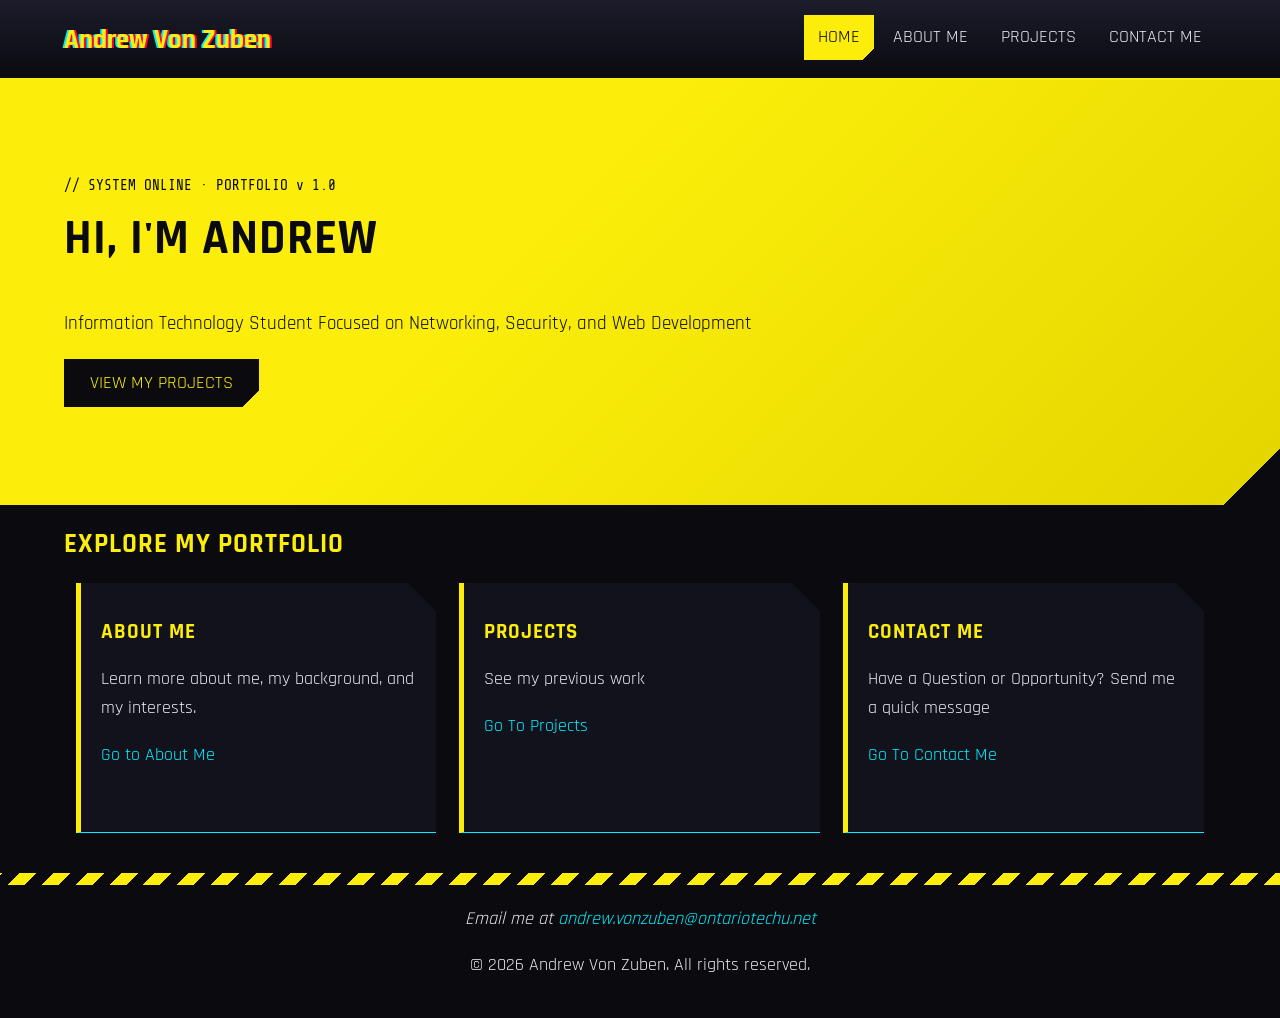
<file: index.html>
<!DOCTYPE html>
<html lang="en">
<head>
    <!-- Settings the browser needs: text characters, phone screen size, page summary and tab title -->
    <meta charset="UTF-8">
    <meta name="viewport" content="width=device-width, initial-scale=1.0">
    <meta name="description" content="Home page of the personal portfolio of Andrew Von Zuben"> <!-- EXTRA -->
    <title>Home | Andrew Von Zuben Portfolio</title>
    <!-- Load the two Google Fonts used on the site -->
    <link rel="preconnect" href="https://fonts.googleapis.com">
    <link rel="preconnect" href="https://fonts.gstatic.com" crossorigin>
    <link href="https://fonts.googleapis.com/css2?family=Rajdhani:wght@500;700&amp;family=Share+Tech+Mono&amp;display=swap" rel="stylesheet">

    <!-- Main stylesheet: colours, fonts and gradients for every screen size -->
    <link href="cssfiles/base.css" rel="stylesheet" type="text/css">

    <!-- Layout stylesheets: the browser uses only one, depending on screen width -->
    <link href="cssfiles/mobile.css" rel="stylesheet" type="text/css" media="only screen and (max-width: 600px)">
    <link href="cssfiles/tablet.css" rel="stylesheet" type="text/css" media="only screen and (min-width: 601px) and (max-width: 1024px)">
    <link href="cssfiles/laptop.css" rel="stylesheet" type="text/css" media="only screen and (min-width: 1025px)">
</head>
<body>

    <!-- HEADER: my name, and the menu -->
    <header class="site-header">  

        <div class="wrapper">

            <div class="site-name">Andrew Von Zuben</div>
            <!-- Menu links. class="active" highlights the page you are on -->
            <nav class="main-nav">

                <a class="active" href="index.html">Home</a>
                <a href="about-me.html">About Me</a>
                <a href="projects.html">Projects</a>
                <a href="contact.html">Contact Me</a>

            </nav>
            <!-- Empty div that stops the floated name and menu from collapsing the header -->
            <div class="clear"></div>
        </div>        
    </header>
    <main>

        <!-- Hero banner: big yellow welcome section with a button to my projects -->
        <section class="hero">

            <div class="wrapper">

                <!-- Small terminal-style label above my name -->
                <p class="eyebrow">// SYSTEM ONLINE · PORTFOLIO v 1.0</p> 
                <h1>Hi, I'm Andrew</h1>
                <p class="hero-tagline"> Information Technology Student Focused on Networking, Security, and Web Development</p>
                <p> <a class="button" href="projects.html">View My Projects</a> </p>

            </div>
        </section>        
        <div class="wrapper">
            <!-- Three cards that link to the other pages -->
            <section class="intro">

                <h2>Explore My Portfolio</h2>
                <article class="card">

                    <h3>About Me</h3>
                    <p>Learn more about me, my background, and my interests.</p>
                    <p><a href="about-me.html">Go to About Me</a></p>

                </article>
                <article class="card">

                    <h3>Projects</h3>
                    <p>See my previous work</p>
                    <p><a href="projects.html">Go To Projects</a></p>

                </article>
                <article class="card">

                    <h3>Contact Me</h3>
                    <p>Have a Question or Opportunity? Send me a quick message</p>
                    <p><a href="contact.html">Go To Contact Me</a></p>
                    
                </article>
                <div class="clear"></div>
            </section>
        </div>
    </main>
    <!-- FOOTER: contact email and copyright, the same on every page -->
    <footer class="site-footer">
        <!-- Empty div that CSS turns into the yellow and black stripe bar -->
        <div class="footer-bar"></div>
        <div class="wrapper">
            
            <address>Email me at
                <a href="mailto:andrew.vonzuben@ontariotechu.net">andrew.vonzuben@ontariotechu.net</a>
            </address>
            <p>&copy; 2026 Andrew Von Zuben. All rights reserved.</p>
        </div>
    </footer>
</body>
</html>
</file>
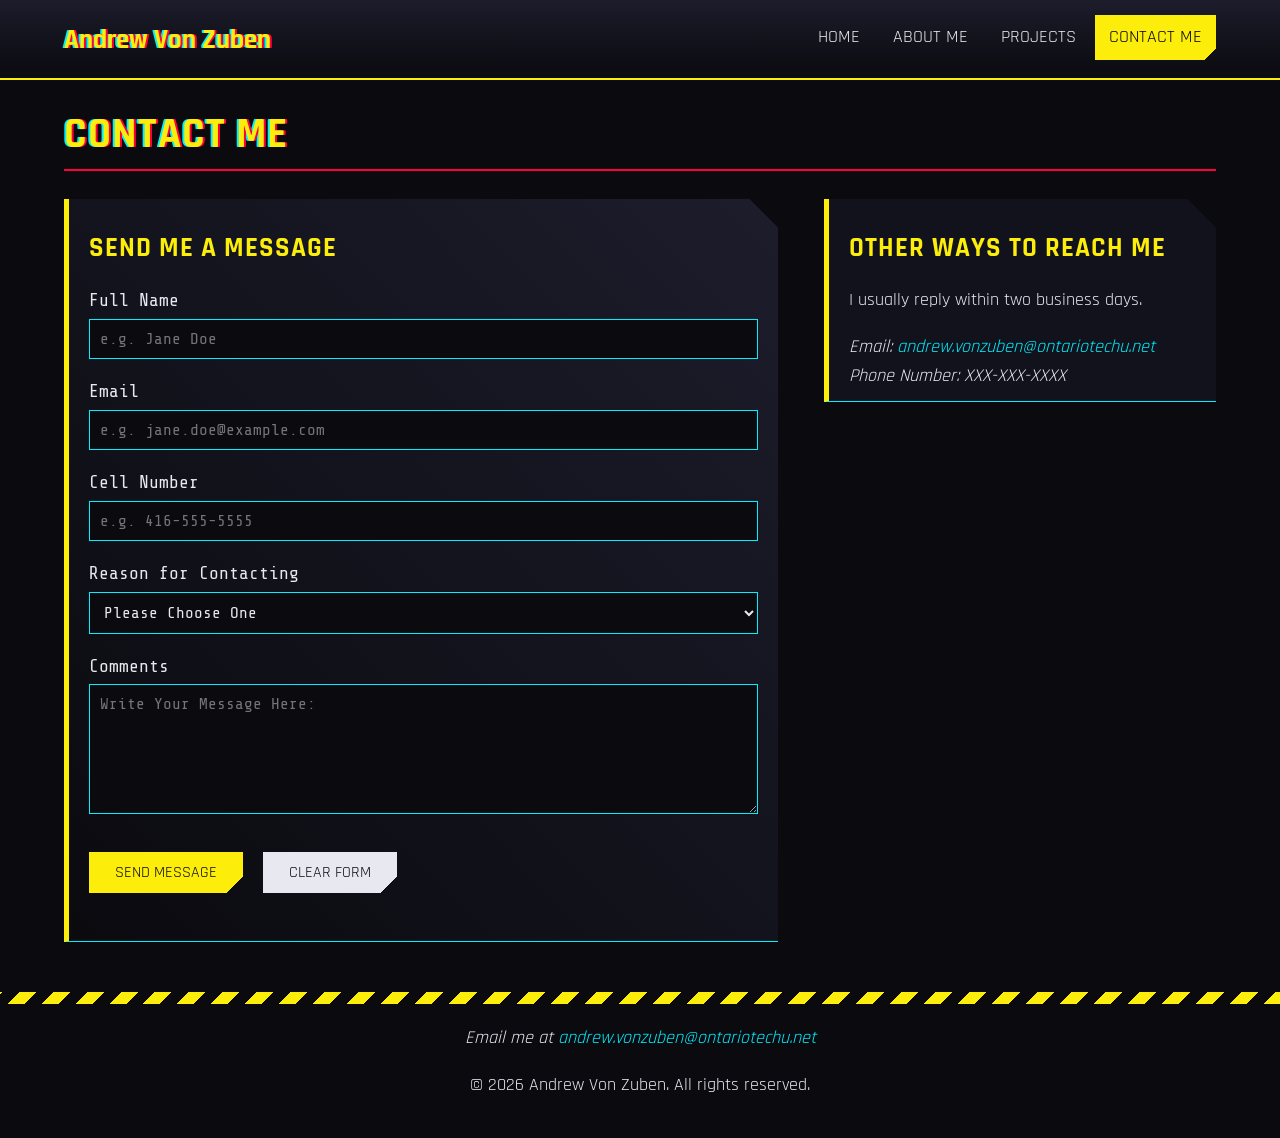
<file: contact.html>
<!DOCTYPE html>
<html lang="en">
<head>
    <!-- Settings the browser needs: text characters, phone screen size, page summary and tab title -->
    <meta charset="UTF-8">
    <meta name="viewport" content="width=device-width, initial-scale=1.0">
    <meta name="description" content="Contact page of the personal portfolio of Andrew Von Zuben"> <!-- EXTRA -->
    <!-- Load the two Google Fonts used on the site -->
    <link rel="preconnect" href="https://fonts.googleapis.com">
    <link rel="preconnect" href="https://fonts.gstatic.com" crossorigin>
    <link href="https://fonts.googleapis.com/css2?family=Rajdhani:wght@500;700&amp;family=Share+Tech+Mono&amp;display=swap" rel="stylesheet">

    <!-- Main stylesheet: colours, fonts and gradients for every screen size -->
    <link href="cssfiles/base.css" rel="stylesheet" type="text/css">

    <!-- Layout stylesheets: the browser uses only one, depending on screen width -->
    <link href="cssfiles/mobile.css" rel="stylesheet" type="text/css" media="only screen and (max-width: 600px)">
    <link href="cssfiles/tablet.css" rel="stylesheet" type="text/css" media="only screen and (min-width: 601px) and (max-width: 1024px)">
    <link href="cssfiles/laptop.css" rel="stylesheet" type="text/css" media="only screen and (min-width: 1025px)">

</head>
<body>
    <!-- HEADER: my name, and the menu -->
    <header class="site-header">
        <div class="wrapper">
            <div class="site-name">Andrew Von Zuben</div>
            <!-- Menu links. class="active" highlights the page you are on -->
            <nav class="main-nav">
                <a href="index.html">Home</a>
                <a href="about-me.html">About Me</a>
                <a href="projects.html">Projects</a>
                <a class="active" href="contact.html">Contact Me</a>
            </nav>
            <!-- Empty div that stops the floated name and menu from collapsing the header -->
            <div class="clear"></div>
        </div>
        
    </header>
    <main>
        <div class="wrapper">

            <h1 class="page-title">Contact Me</h1>
            <section class="contact-form">

                <h2>Send me a Message</h2>
                <!-- The form opens the visitor's email app with their message (mailto) -->
                <form action="mailto:andrew.vonzuben@ontariotechu.net" method="post" enctype="text/plain" name="contact">
                    <!-- Each label matches its input's id, so clicking the label selects the box -->    
                    <!-- required = the form won't send until this field is filled in -->
                    <p>

                        <label for="name">Full Name</label>
                        <input class="field" type="text" id="name" name="name" placeholder="e.g. Jane Doe" maxlength="50" required>

                    </p>
                    <p>
                        <!-- type="email" makes the browser check the address has an @ -->
                        <label for="email">Email</label>
                        <input class="field" type="email" id="email" name="email" placeholder="e.g. jane.doe@example.com" maxlength="100" required>

                    </p>
                    <p>
                        <!-- type="tel" shows a number keypad on phones -->
                        <label for="phone">Cell Number</label>
                        <input class="field" type="tel" id="phone" name="phone" placeholder="e.g. 416-555-5555">
                        
                    </p>
                    <p>
                        <!-- Drop-down menu; the empty first option forces the visitor to pick one -->
                        <label for="subject">Reason for Contacting</label>
                        <select class="field" id="subject" name="subject" required>

                            <option value="">Please Choose One</option>
                            <option value="job">Job or Internship Opportunity</option>
                            <option value="project">Project Collaboration</option>
                            <option value="Question">General Question</option>
                            <option value="Other">Other</option>
                        
                        </select>                        
                    </p>
                    <p>
                        <!-- maxlength stops the message going over 500 characters -->
                        <label for="comments">Comments</label>
                        <textarea class="field" id="comments" name="comments" cols="40" rows="6" placeholder="Write Your Message Here:" maxlength="500" required></textarea>

                    </p>
                    <p class="form-buttons">
                        <!-- Submit sends the form; Reset clears every field -->
                        <input class="button" type="submit" value="Send message">
                        <input class="button button-secondary" type="reset" value="Clear form">                        

                    </p>
                </form>
            </section>
            <!-- Side box with other ways to reach me -->
            <aside class="contact-info">

                <h2>Other Ways to Reach Me</h2>
                <p>I usually reply within two business days.</p>
                <address>

                    Email: <a href="mailto:andrew.vonzuben@ontariotechu.net">andrew.vonzuben@ontariotechu.net</a>
                    <br>
                    Phone Number: XXX-XXX-XXXX

                </address>
            </aside>
            <div class="clear"></div>
        </div>
    </main>
    <!-- FOOTER: contact email and copyright, the same on every page -->
    <footer class="site-footer">
        <!-- Empty div that CSS turns into the yellow and black stripe bar -->
        <div class="footer-bar"></div>
        <div class="wrapper">

            <address>Email me at
                <a href="mailto:andrew.vonzuben@ontariotechu.net">andrew.vonzuben@ontariotechu.net</a>
            </address>
            <p>&copy; 2026 Andrew Von Zuben. All rights reserved.</p>
        </div>
    </footer>
</body>
</html>
</file>
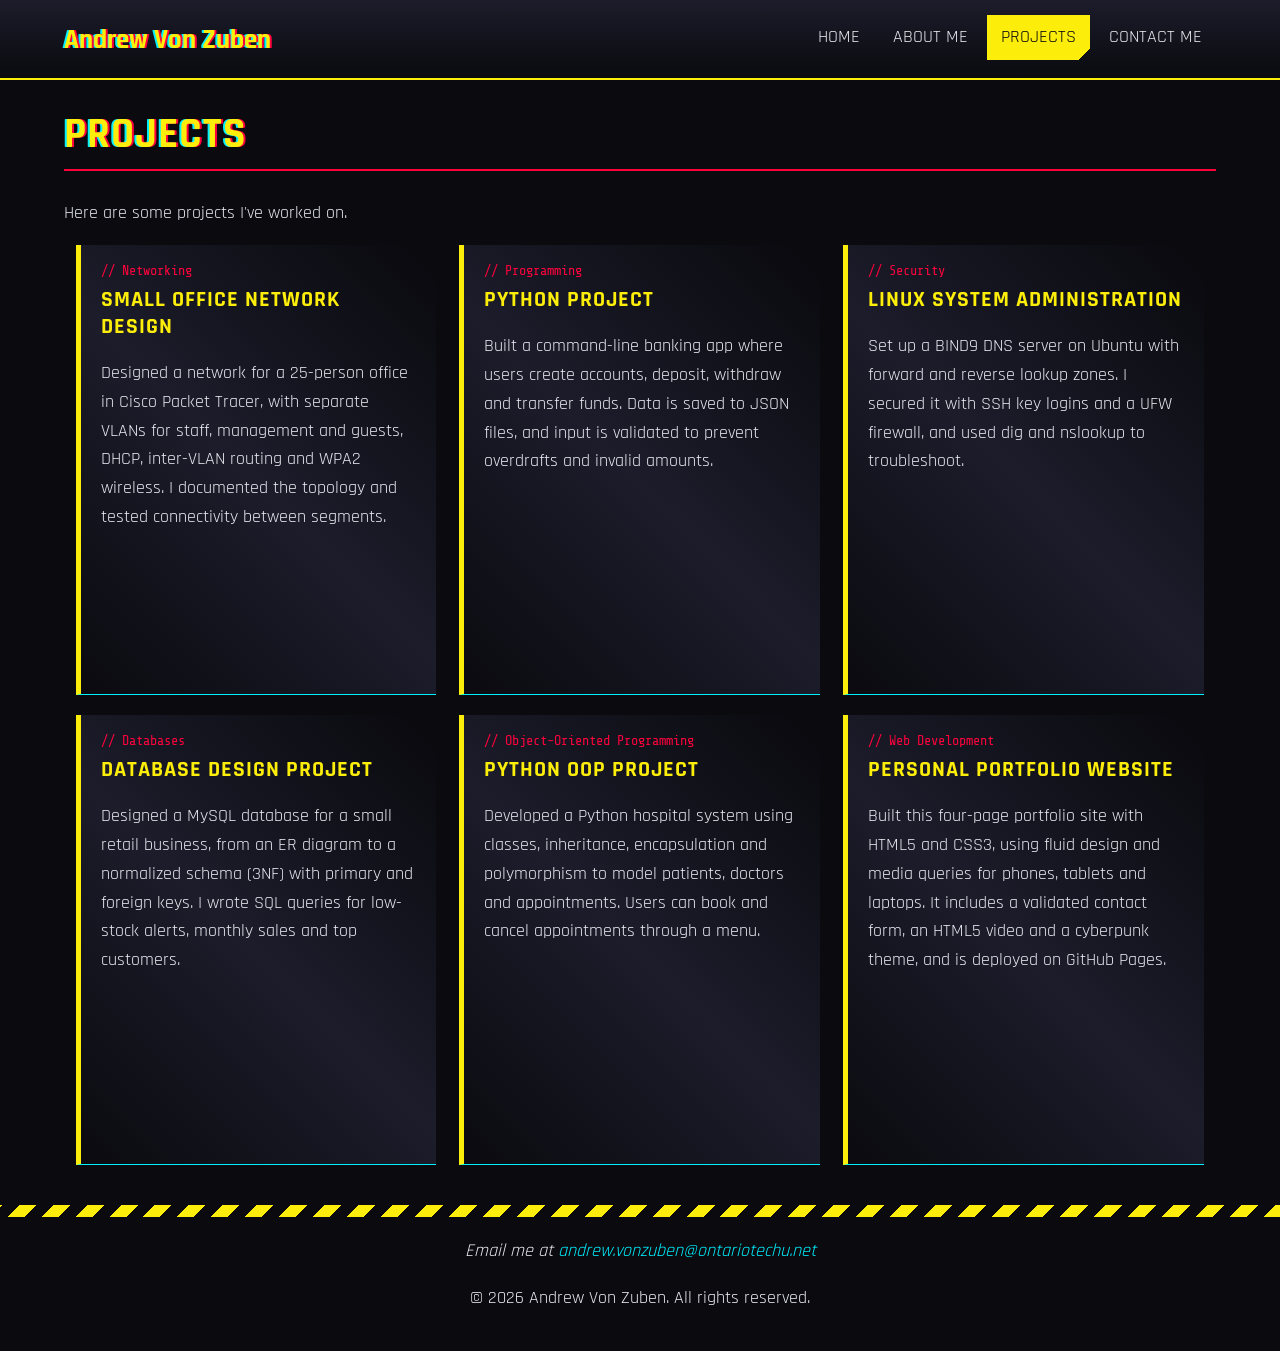
<file: projects.html>
<!DOCTYPE html>
<html lang="en">
<head>
    <!-- Settings the browser needs: text characters, phone screen size, page summary and tab title -->
    <meta charset="UTF-8">
    <meta name="viewport" content="width=device-width, initial-scale=1.0">
    <meta name="description" content="Projects page of the personal portfolio of Andrew Von Zuben"> <!-- EXTRA -->
    <title>Projects | Andrew Von Zuben Portfolio</title>
    <!-- Load the two Google Fonts used on the site -->
    <link rel="preconnect" href="https://fonts.googleapis.com">
    <link rel="preconnect" href="https://fonts.gstatic.com" crossorigin>
    <link href="https://fonts.googleapis.com/css2?family=Rajdhani:wght@500;700&amp;family=Share+Tech+Mono&amp;display=swap" rel="stylesheet">

    <!-- Main stylesheet: colours, fonts and gradients for every screen size -->
    <link href="cssfiles/base.css" rel="stylesheet" type="text/css">

    <!-- Layout stylesheets: the browser uses only one, depending on screen width -->
    <link href="cssfiles/mobile.css" rel="stylesheet" type="text/css" media="only screen and (max-width: 600px)">
    <link href="cssfiles/tablet.css" rel="stylesheet" type="text/css" media="only screen and (min-width: 601px) and (max-width: 1024px)">
    <link href="cssfiles/laptop.css" rel="stylesheet" type="text/css" media="only screen and (min-width: 1025px)">
</head>
<body>
    <!-- HEADER: my name, and the menu -->
    <header class="site-header">
        <div class="wrapper">
            <div class="site-name">Andrew Von Zuben</div>
            <!-- Menu links. class="active" highlights the page you are on -->
            <nav class="main-nav">
                <a href="index.html">Home</a>
                <a href="about-me.html">About Me</a>
                <a class="active" href="projects.html">Projects</a>
                <a href="contact.html">Contact Me</a>
            </nav>
            <!-- Empty div that stops the floated name and menu from collapsing the header -->
            <div class="clear"></div>
        </div>
        
    </header>
    <main>
        <div class="wrapper">

            <h1 class="page-title">Projects</h1>
            <!-- Each project is an article: a category label, a title and a short description -->
            <p class="lead">Here are some projects I've worked on.</p>
            <div class="project-list">

                <article class="project">

                    <p class="project-tag">// Networking</p>
                    <h2>Small Office Network Design</h2>
                    <p>Designed a network for a 25-person office in Cisco Packet Tracer, with separate VLANs for staff, 
                        management and guests, DHCP, inter-VLAN routing and WPA2 wireless. I documented the topology 
                        and tested connectivity between segments.</p>
                </article>

                <article class="project">

                    <p class="project-tag">// Programming</p>
                    <h2>Python Project</h2>
                    <p>Built a command-line banking app where users create accounts, deposit, withdraw and transfer funds. 
                        Data is saved to JSON files, and input is validated to prevent overdrafts and invalid amounts.</p>
                </article>

                <article class="project">

                    <p class="project-tag">// Security</p>
                    <h2>Linux System Administration</h2>
                    <p>Set up a BIND9 DNS server on Ubuntu with forward and reverse lookup zones. I secured it with SSH key 
                        logins and a UFW firewall, and used dig and nslookup to troubleshoot.</p>
                </article>

                <article class="project">

                    <p class="project-tag">// Databases</p>
                    <h2>Database Design Project</h2>
                    <p>Designed a MySQL database for a small retail business, from an ER diagram to a normalized schema (3NF) 
                        with primary and foreign keys. I wrote SQL queries for low-stock alerts, monthly sales and top customers.</p>
                </article>

                <article class="project">

                    <p class="project-tag">// Object-Oriented Programming</p>
                    <h2>Python OOP Project</h2>
                    <p>Developed a Python hospital system using classes, inheritance, encapsulation and polymorphism to model patients, 
                        doctors and appointments. Users can book and cancel appointments through a menu.</p>
                </article>
                    
                <article class="project">
                    
                    <p class="project-tag">// Web Development</p>
                    <h2>Personal Portfolio Website</h2>
                    <p>Built this four-page portfolio site with HTML5 and CSS3, using fluid design and media queries for phones, tablets 
                        and laptops. It includes a validated contact form, an HTML5 video and a cyberpunk theme, and is deployed on 
                        GitHub Pages.</p>
                </article>

                <div class="clear"></div>      
            </div>
        </div>     
    </main>    
    <!-- FOOTER: contact email and copyright, the same on every page -->
    <footer class="site-footer">
        <!-- Empty div that CSS turns into the yellow and black stripe bar -->
        <div class="footer-bar"></div>
        <div class="wrapper">
            
            <address>Email me at
                <a href="mailto:andrew.vonzuben@ontariotechu.net">andrew.vonzuben@ontariotechu.net</a>
            </address>
            <p>&copy; 2026 Andrew Von Zuben. All rights reserved.</p>
        </div>
    </footer>
</body>
</html>
</file>
<file: cssfiles/base.css>
@charset "UTF-8";


  /* base.css - shared styles for every screen size
     Color scheme hexadecimal values: FCEE0A 00F0FF FF003C 0A0A0F 12121C */
     
/* Make width include padding and border, so percentage widths add up */
* {
    box-sizing: border-box;
}

/* Whole page: dark background, light text, main font */
body 
{
    margin:0px;
    padding:0px;
    font-family: "Rajdhani", Arial, sans-serif;
    font-size: 18px;
    line-height: 1.6;
    color: #E8E8F0;
    background-color: #0A0A0F;
    
}

/* All headings: yellow capitals */
h1,h2,h3 
{
    line-height: 1.2;
    color: #FCEE0A;
    text-transform: uppercase; /* EXTRA */
    letter-spacing: 1px; /* EXTRA */
}

/* Links are cyan and turn yellow when you hover them */
a {
    color: #00F0FF;
    text-decoration: none;
}

a:hover
{
    color: #FCEE0A;
}

/* Keeps content centred and 90% of the screen width (fluid design) */
.wrapper
{
    width: 90%;
    max-width: 1200px;
    margin-left: auto;
    margin-right: auto;
}

/* Stops floated boxes from overlapping what comes after them */
.clear
{
    clear: both;
}

/* Linear gradient: dark grey at the top fading to black */
.site-header
{
    background: #0A0A0F;
    background: linear-gradient(to bottom, #1C1C2B 0%, #0A0A0F 100%);
    border-bottom: 2px solid #FCEE0A;
    padding: 15px 0px;
}

/* My name: big, bold, yellow, with red and cyan "glitch" edges */
.site-name
{
    margin: 0px;
    font-size: 1.7rem;
    font-weight: bold; /* EXTRA */
    color: #FCEE0A;
    text-shadow: 2px 0px #FF003C, -2px 0px #00F0FF; /* EXTRA */
}

/* NAVIGATION */

/* Menu links sit side by side in capitals */
.main-nav a
{
    display: inline-block;
    padding: 8px 14px;
    color: #E8E8F0;
    text-decoration: none;
    text-transform: uppercase; /* EXTRA */
}

/* Menu links turn cyan with a dark background when hovered */
.main-nav a:hover
{
    color: #00F0FF;
    background-color: #12121c;
}

/* Current page: yellow tab. The transparent first 8px of the angled gradient makes the corner look cut off */
.main-nav .active, .main-nav .active:hover
{
    color: #0A0A0F;
    background: #FCEE0A;
    background: linear-gradient(-45deg, transparent 8px, #FCEE0A 8px);
}

/* ----- HERO: neon-yellow banner, angled gradient, cut corner ----- */
.hero
{
    background: #FCEE0A;
    background: linear-gradient(-45deg, transparent 40px, #E5D600 40px, #FCEE0A 60%);
    color: #0A0A0F;
    padding: 50px 0px;
}

.hero h1
{
    margin-top: 0px;
    font-size: 3rem;
    color: #0A0A0F;
}

/* Small terminal-style label above my name */
.eyebrow
{
    font-family: "Share Tech Mono", "Courier New", monospace;
    font-size: 0.9rem;
}

.hero-tagline
{
    font-size: 1.2rem;
}

/* Black block with a cut corner; turns red when hovered */
.button
{
    display: inline-block;
    padding: 10px 26px;
    color: #FCEE0A;
    background: #0A0A0F;
    background: linear-gradient(-45deg, transparent 12px, #0A0A0F 12px);
    text-decoration: none;
    text-transform: uppercase; /* EXTRA */
}

.button:hover
{
    color: #0A0A0F;
    background: #FF003C;
    background: linear-gradient(-45deg, transparent 12px, #FF003C 12px);
}

/* Cards and Panels: Dark box with a yellow left edge and the top-right corner cut (225deg gradient) */
.card
{
    background: #12121C;
    background: linear-gradient(225deg, transparent 20px, #12121C 20px);
    border-left: 5px solid #FCEE0A;
    border-bottom: 1px solid #00F0FF;
    padding: 15px 20px;
    margin-bottom: 20px;
}

/* ----- FOOTER ----- */
.site-footer
{
    padding-bottom: 20px;
    margin-top: 20px;
    text-align: center;
}

/* Repeating gradient that draws the hazard stripes at the bottom of the page */
.footer-bar
{
    height: 12px;
    margin-bottom: 20px;
    background: #FCEE0A;
    background: repeating-linear-gradient(-45deg, #FCEE0A 0px, #FCEE0A 12px, #0A0A0F 12px, #0A0A0F 24px); /* EXTRA */
}


/* Page Titles (About, Projects, Contact) */
.page-title
{
    margin-top: 30px;
    padding-bottom: 10px;
    font-size: 2.6rem;
    border-bottom: 2px solid #FF003C;
    text-shadow: 2px 0px #FF003C, -2px 0px #00F0FF; /* EXTRA */
}

/* One line intro under page title */
.lead 
{
    font-size: 1.1rem;
}

/* ABOUT PAGE */

/* Cyan frame around my photo with a cut corner (135deg gradient) */
.profile
{
    margin: 0px 0px 20px 0px;
    padding: 16px;
    max-width: 320px;
    background: #00F0FF;
    background: linear-gradient(135deg, transparent 22px, #00F0FF 22px);
}

/* to have photo fill frame */
.profile img
{
    display: block;
    width: 100%;
    height: auto;
}

/* Black bar under photo for caption */
.profile figcaption
{
    padding: 8px;
    font-family: "Share Tech Mono", "Courrier New", monospace;
    background-color: #0A0A0F;
    color: #FCEE0A;
    text-align: center;
}

/* quick facts box, designed to be similar to cards/panels */
.quick-facts
{
    background: #12121C;
    background: linear-gradient(225deg, transparent 20px, #12121C 20px);
    border-left: 5px solid #FCEE0A;
    border-bottom: 1px solid #00F0FF;
    padding: 10px 20px;
    margin:20px 0px;
}

.quick-facts h3
{
    margin-top: 5px;
}

/* ----- VIDEO ----- */
/* Video: cyan border with a glow; shrinks on small screens */
video
{
    display: block;
    width: 100%;
    max-width: 640px;
    height: auto;
    background-color: #000000;
    border: 2px solid #00F0FF;
    box-shadow: 0px 0px 18px #00F0FF;
}

/* yellow button */
.video-section .button
{
    margin-top: 20px;
    font-family: inherit;
    font-size: 1rem;
    border: none;
    cursor: pointer;
    color: #0A0A0F;
    background: #FCEE0A;
    background: linear-gradient(-45deg, transparent 12px, #FCEE0A 12px);
}

/* turn cyan when hovered */
.video-section .button:hover
{
    color: #0A0A0F;
    background: #00F0FF;
    background: linear-gradient(-45deg, transparent 12px, #00F0FF 12px);
}

/* ----- PROJECTS PAGE ----- */
/* Small red label above each project title */
.project
{
    background: #12121C;
    background: linear-gradient(225deg, transparent 20px, #1C1C2B, #0A0A0F 100%);
    border-left: 5px solid #FCEE0A;
    border-bottom: 1px solid #00F0FF;
    padding: 15px 20px;
    margin-bottom: 20px;
}

.project h2
{
    margin-top: 5px;
    font-size: 1.4rem;
}

.project-tag
{
    margin: 0px;
    font-family: "Share Tech Mono", "Courrier New", monospace;
    font-size: 0.85rem;
    color: #FF003C;
}

/* ----- CONTACT PAGE ----- */
/* Every label sits on its own line above its box */
.contact-form
{
    background: #12121C;
    background: linear-gradient(225deg, transparent 20px, #1C1C2B 20px, #0A0A0F 100%);
    border-left: 5px solid #FCEE0A;
    border-bottom: 1px solid #00F0FF;
    padding: 10px 20px 20px 20px;
    margin-bottom: 30px;
}

label
{
    display: block;
    margin-bottom: 4px;
    font-family: "Share Tech Mono", "Courier New", monospace;
}

/* Text boxes, menu and message area: full width, dark, cyan border */
.field
{
    width:100%;
    padding: 10px;
    font-family: "Share Tech Mono", "Courier New", monospace;
    font-size: 1rem;
    color: #E8E8F0;
    background-color: #0A0A0F;
    border: 1px solid #00F0FF;
}

/* Field border turns yellow when you point at it */
.field:hover
{
    border-color: #FCEE0A;
}

.form-buttons .button
{
    margin: 10px 15px 10px 0px;
    color: #0A0A0F;
    background: #FCEE0A;
    background: linear-gradient(-45deg, transparent 12px, #FCEE0A 12px);
    font-family: inherit;
    font-size: 1rem;
    border: none;
    cursor: pointer;
}

.form-buttons .button:hover
{
    color: #0A0A0F;
    background: #00F0FF;
    background: linear-gradient(-45deg, transparent 12px, #00F0FF 12px);
}

.form-buttons .button-secondary
{
    background: #E8E8F0;
    background: linear-gradient(-45deg, transparent 12px, #E8E8F0 12px);
}

.contact-info
{
    background: #12121C;
    background: linear-gradient(225deg, transparent 20px, #12121C 20px);
    border-left: 5px solid #FCEE0A;
    border-bottom: 1px solid #00F0FF;
    padding: 10px 20px;
    margin-bottom: 30px;
}

.skills
{
    margin: 30px 0px;
}


/* Remove the list's default left indent */
.skill-list
{
    padding: 0px;
    margin: 0px;
}

/* Each skill is a small card. inline-block puts them side by side (it also hides the bullet points) and lets them wrap to new lines */
.skill-list li
{
    display: inline-block;
    margin: 0px 10px 12px 0px;
    padding: 6px 16px;
    font-family: "Share Tech Mono", "Courier New", monospace;
    color: #FCEE0A;
    background-color: #12121C;
    border: 1px solid #00F0FF;
    border-left: 4px solid #FCEE0A;
}

/* Card lights up when you point at it */
.skill-list li:hover
{
    color: #0A0A0F;
    background-color: #FCEE0A;
}
</file>
<file: cssfiles/mobile.css>
@charset "UTF-8";

/* mobile.css - PHONE VIEW (600px and narrower). One column. The menu becomes a 2 x 2 block of big buttons */

/* makes the screen narrower */
.wrapper
{
    width: 94%;
}

/* centerd, even smaller name */
.site-name
{
    text-align: center;
    font-size: 1.4rem;
}

/* Menu becomes a 2 x 2 grid of big buttons that are easy to tap */
.main-nav
{
    margin-top: 10px;
}

.main-nav a
{
    display: block;
    float: left;
    width: 48%;
    margin: 1%;
    padding: 10px 5px;
    text-align: center;
    background-color: #12121C;
    border-left: 3px solid #00F0FF;
}

/* shorter banner and smaller heading */
.hero
{
    padding: 30px 0px;
}

.hero h1
{
    font-size: 1.8rem;
}

/* Every box takes the full width, one under the other */
.card, .project, .contact-form, .contact-info
{
    float: none;
    width: 100%;
}

/* photo centered and smaller */
.profile
{
    float: none;
    width: 80%;
    margin-left: auto;
    margin-right: auto;
}

/* Full-width form buttons are easier to tap with a thumb */
.form-buttons .button
{
    display: block;
    width: 100%;
    margin: 10px 0px;
}

/* smaller page titles so long words can fit */
.page-title
{
    font-size: 2rem;
}
</file>
<file: cssfiles/tablet.css>
@charset "UTF-8";

/* tablet.css - TABLET VIEW (601px to 1024px). Medium layout: centred header, 2 columns of boxes */

/* Name and menu centred, on two lines */
.site-name
{
    text-align: center;
}

/* shorter her banner and smaller heading comparatively */
.main-nav
{
    text-align: center;
    margin-top: 8px;
}

.hero
{
    padding: 60px 0px;
}

.hero h1
{
    font-size: 2.4rem;
}

/* Cards and projects: 2 across */
.card
{
    float: left;
    width: 48%;
    margin-left: 1%;
    margin-right: 1%;
    min-height: 230px;
}

/* smaller photo floated left */
.profile
{
    float: left;
    width: 40%;
    margin-right: 4%;
}

/* keeps the quick facts beside the photo */
.quick-facts
{
    overflow: hidden;
}

/* projects= 2 across */
.project
{
    float: left;
    width: 48%;
    margin-left: 1%;
    margin-right: 1%;
    min-height: 500px;
}

/* Contact form and info box stacked, full width */
.contact-form, .contact-info
{
    float: none;
    width: 100%;
}
</file>
<file: cssfiles/laptop.css>
@charset "UTF-8";


/*  laptop.css - LAPTOP / DESKTOP VIEW (1025px and wider) */

/* Name on the left, menu on the right */
.site-name
{
    float: left;
    padding-top: 4px;
}

.main-nav
{
    float: right;
}

/* taller hero banner on large screens */
.hero
{
    padding: 80px 0px;
}

/* Cards: 3 across. 31.33% x 3 plus 1% gaps on each side = 100%. Min-height makes every box the same height so the rows line up */
.card
{
    float: left;
    width: 31.33%;
    margin-left: 1%;
    margin-right: 1%;
    min-height: 250px;
}

/* Photo on the left, text wraps around it on the right */
.profile
{
    float: left;
    width: 32%;
    margin-right: 3%;
}

/* Keeps the Quick Facts box beside the photo instead of under it */
.quick-facts
{
    overflow: hidden;
}

.project
{
    float: left;
    width: 31.33%;
    margin-left: 1%;
    margin-right: 1%;
    min-height: 450px;
}

/* Contact form on the left, info box on the right */
.contact-form
{
    float: left;
    width: 62%;
}

.contact-info
{
    float: right;
    width: 34%;
}
</file>
